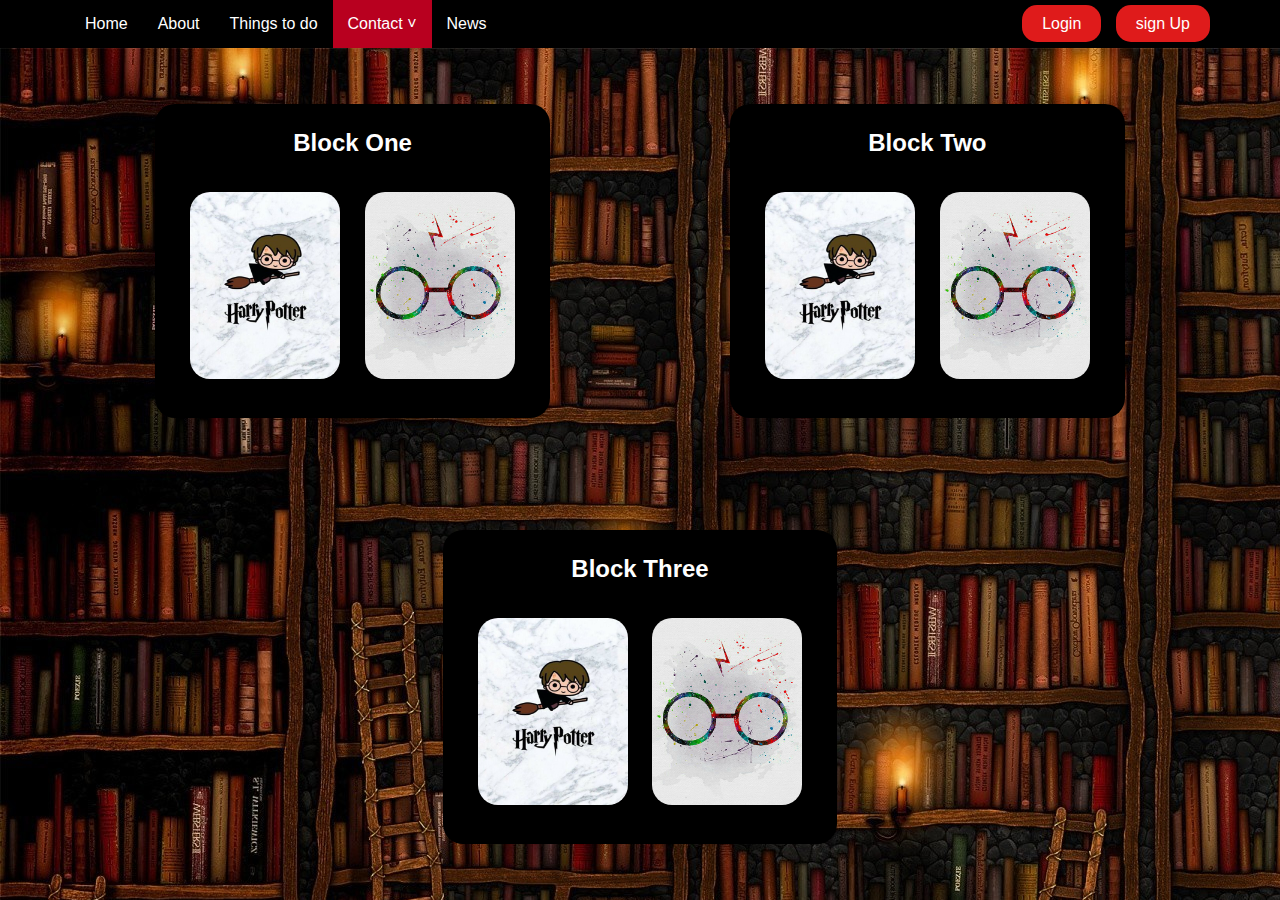
<file: index.html>
<!DOCTYPE html>
<html lang="en">
  <head>
    <meta charset="UTF-8" />
    <meta name="viewport" content="width=device-width, initial-scale=1.0" />
    <link rel="stylesheet" href="all.min.css" />
    <link rel="stylesheet" href="style.css" />
    <title>Document</title>
  </head>
  <body>
    <nav>
      <div class="container">
        <ul>
          <li><a href="index.html">Home</a></li>
          <li><a href="#">About</a></li>
          <li><a href="#">Things to do</a></li>
          <li class="drop-down">
            <a href="#" class="d">Contact ˅</a>
            <ul>
              <li><a href="#" class="d">link 1</a></li>
              <li><a href="#" class="d">link 2</a></li>
              <li><a href="#" class="d">link 3</a></li>
            </ul>
          </li>
          <li><a href="#">News</a></li>
        </ul>
        <div class="buttons">
          <a href="login.html" class="btn">Login</a>
          <a href="signup.html" class="btn">sign Up</a>
        </div>
      </div>
    </nav>

    <main>
      <article class="one">
        <h2>Block One</h2>
        <div class="content">
          <img src="1.jpg" alt="Harry" />
          <img src="2.jpg" alt="Harry" />
        </div>
      </article>
      <article class="two">
        <h2>Block Two</h2>
        <div class="content">
          <img src="1.jpg" alt="Harry" />
          <img src="2.jpg" alt="Harry" />
        </div>
      </article>
      <article class="three">
        <h2>Block Three</h2>
        <div class="content">
          <img src="1.jpg" alt="Harry" />
          <img src="2.jpg" alt="Harry" />
        </div>
      </article>
    </main>
  </body>
</html>
</file>
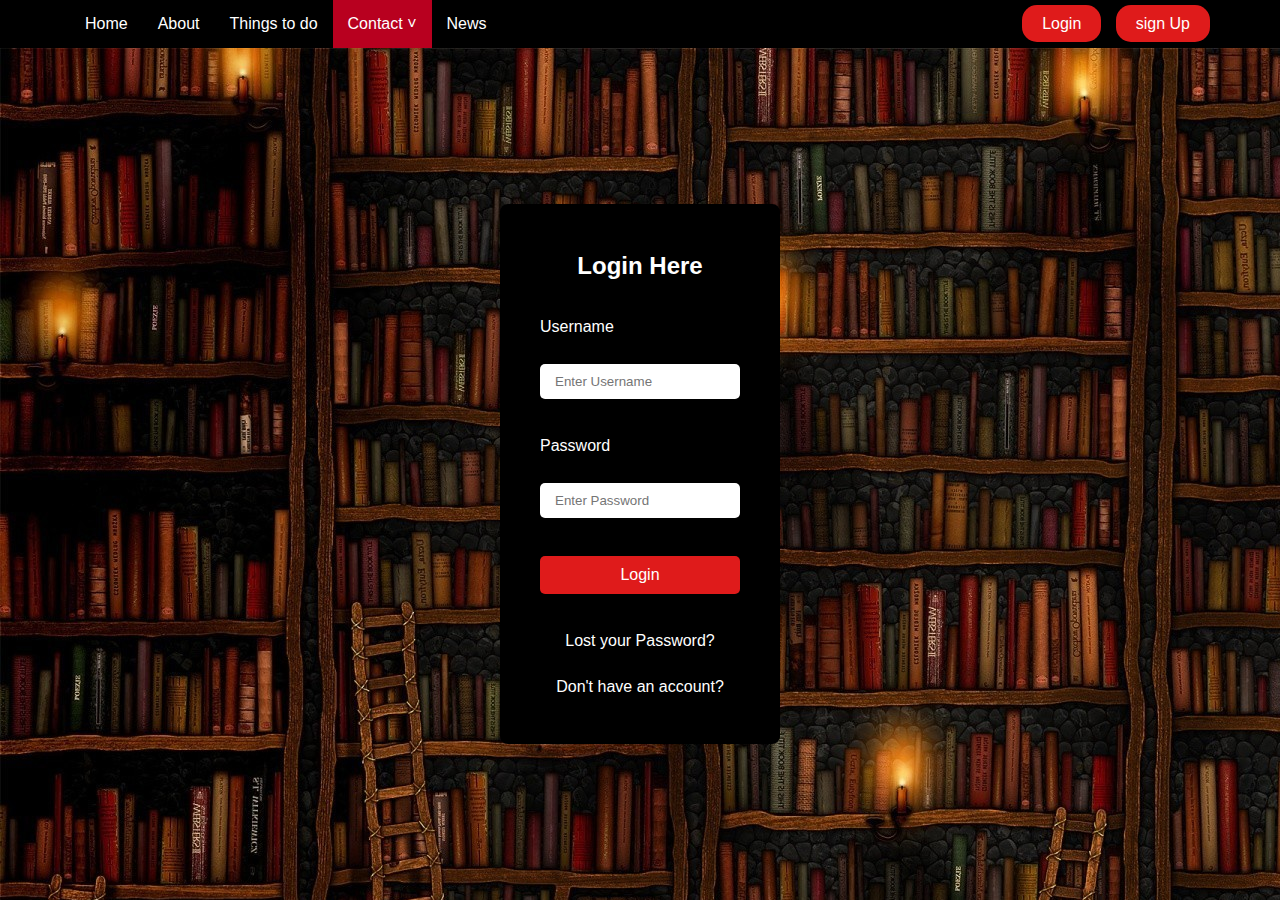
<file: login.html>
<!DOCTYPE html>
<html lang="en">
  <head>
    <meta charset="UTF-8" />
    <meta name="viewport" content="width=device-width, initial-scale=1.0" />
    <link rel="stylesheet" href="all.min.css" />
    <link rel="stylesheet" href="style.css" />
    <link rel="stylesheet" href="form.css" />
    <title>Log In</title>
  </head>
  <body>
    <nav>
      <div class="container">
        <ul>
          <li><a href="index.html">Home</a></li>
          <li><a href="#">About</a></li>
          <li><a href="#">Things to do</a></li>
          <li class="drop-down">
            <a href="#" class="d">Contact ˅</a>
            <ul>
              <li><a href="#" class="d">link 1</a></li>
              <li><a href="#" class="d">link 2</a></li>
              <li><a href="#" class="d">link 3</a></li>
            </ul>
          </li>
          <li><a href="#">News</a></li>
        </ul>
        <div class="buttons">
          <a href="login.html" class="btn">Login</a>
          <a href="signup.html" class="btn">sign Up</a>
        </div>
      </div>
    </nav>
    <main>
      <form>
        <h2>Login Here</h2>
        <label for="username">Username</label>
        <input type="text" name="username" placeholder="Enter Username" />

        <label for="password">Password</label>
        <input type="password" name="password" placeholder="Enter Password" />
        <a href="#" class="btn">Login</a>
        <a href="#">Lost your Password?</a>
        <a href="#">Don't have an account?</a>
      </form>
    </main>
  </body>
</html>
</file>
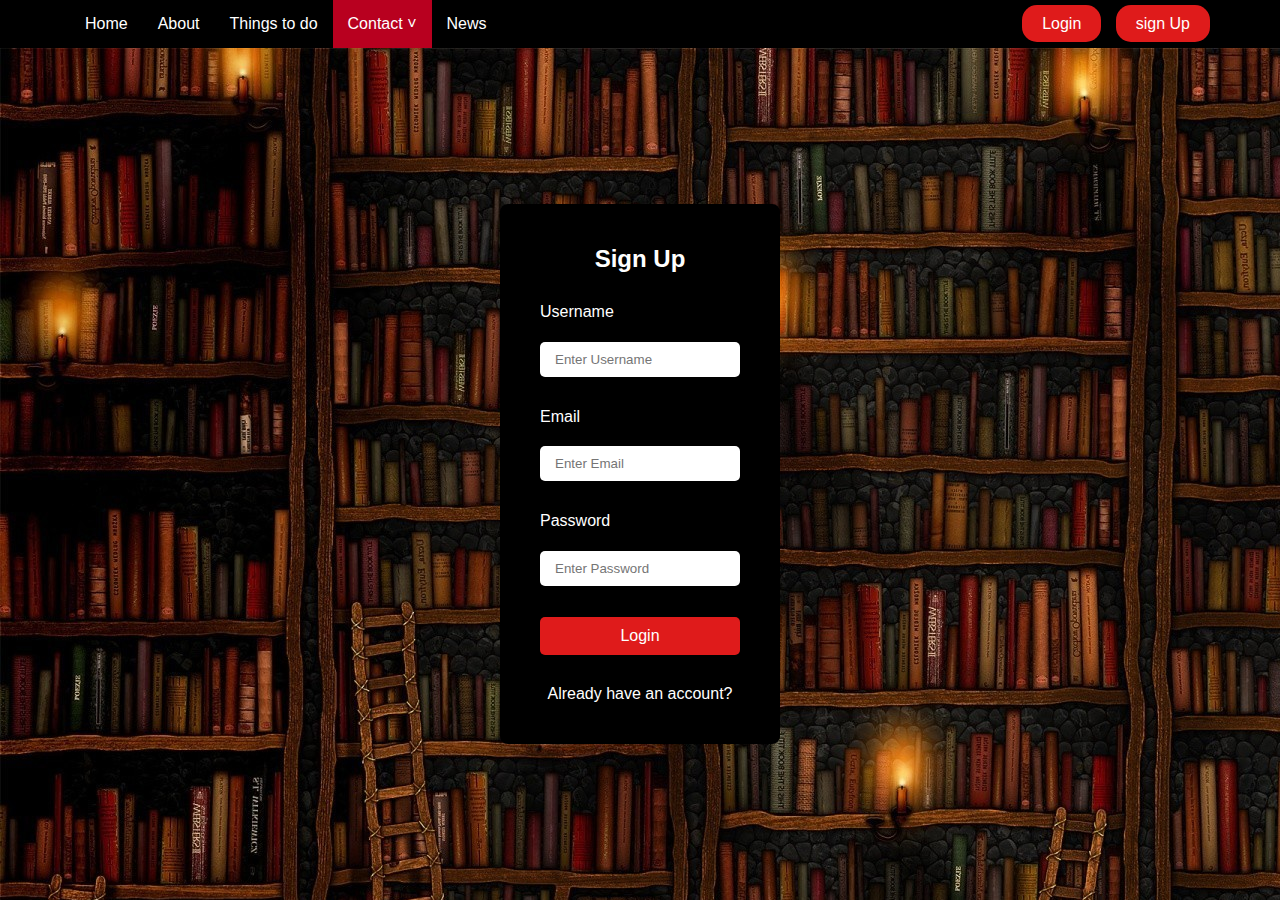
<file: signup.html>
<!DOCTYPE html>
<html lang="en">
  <head>
    <meta charset="UTF-8" />
    <meta name="viewport" content="width=device-width, initial-scale=1.0" />
    <link rel="stylesheet" href="all.min.css" />
    <link rel="stylesheet" href="style.css" />
    <link rel="stylesheet" href="form.css" />

    <title>Sign Up</title>
  </head>
  <body>
    <nav>
      <div class="container">
        <ul>
          <li><a href="index.html">Home</a></li>
          <li><a href="#">About</a></li>
          <li><a href="#">Things to do</a></li>
          <li class="drop-down">
            <a href="#" class="d">Contact ˅</a>
            <ul>
              <li><a href="#" class="d">link 1</a></li>
              <li><a href="#" class="d">link 2</a></li>
              <li><a href="#" class="d">link 3</a></li>
            </ul>
          </li>
          <li><a href="#">News</a></li>
        </ul>
        <div class="buttons">
          <a href="login.html" class="btn">Login</a>
          <a href="signup.html" class="btn">sign Up</a>
        </div>
      </div>
    </nav>
    <main>
      <form>
        <h2>Sign Up</h2>
        <label for="username">Username</label>
        <input type="text" name="username" placeholder="Enter Username" />

        <label for="email">Email</label>
        <input type="email" name="email" placeholder="Enter Email" />

        <label for="password">Password</label>
        <input type="password" name="password" placeholder="Enter Password" />
        <a href="#" class="btn">Login</a>
        <a href="#">Already have an account?</a>
      </form>
    </main>
  </body>
</html>
</file>
<file: style.css>
:root {
  --lovely-red-color: #df1b1b;
  --lovely-maroon-color: #b8001f;
}
* {
  margin: 0;
  padding: 0;
  box-sizing: border-box;
}
body {
  font-family: "Work Sans", sans-serif;
}
.container {
  padding-left: 15px;
  padding-right: 15px;
  margin-left: auto;
  margin-right: auto;
}
@media (max-width: 768px) {
  .container {
    padding: 10px;
    width: fit-content;
  }

  ul,
  li {
    width: 0;
    display: none;
  }
}
@media (min-width: 769px) {
  .container {
    max-width: 850px;
  }
  nav > .container > ul > li:hover:not(.drop-down) {
    background-color: var(--lovely-red-color);
    padding: 0 40px;
    transition-duration: 1.5s;
  }
  nav > .container > ul > .drop-down {
    background-color: var(--lovely-maroon-color);
    position: relative;
  }
  nav > .container > ul > .drop-down:hover {
    padding: 0 40px;
    transition-duration: 1.5s;
  }
  nav > .container > ul > .drop-down:hover > ul {
    display: block;
  }
  nav > .container > ul > .drop-down > ul {
    display: none;
    position: absolute;
    left: 0px;
    background-color: var(--lovely-red-color);
    list-style: none;
  }
  nav > .container > ul > .drop-down > ul > li {
    padding: 10px;
    width: 150px;
  }
  nav > .container > ul > .drop-down > ul > li > a {
    padding: 10px;
    color: white;
    text-decoration: none;
  }
  nav > .container > ul > .drop-down > ul > li:hover {
    background-color: var(--lovely-maroon-color);
  }
}
@media (min-width: 1200px) {
  .container {
    max-width: 1170px;
  }
}
nav {
  background-color: black;
}
nav > .container {
  display: flex;
  justify-content: space-between;
  align-items: center;
}
nav > .container > ul {
  display: flex;
  justify-content: flex-start;
  list-style-type: none;
  color: white;
  flex-grow: 1;
}
nav > .container > ul > li > a {
  display: inline-block;
  text-decoration: none;
  color: white;
  padding: 15px;
}

/* nav > .container > ul > li:hover:not(.drop-down) {
  background-color: var(--lovely-red-color);
  padding: 0 60px;
  transition-duration: 1.5s;
}
nav > .container > ul > .drop-down {
  background-color: var(--lovely-maroon-color);
  position: relative;
}
nav > .container > ul > .drop-down:hover {
  padding: 0 60px;
  transition-duration: 1.5s;
}
nav > .container > ul > .drop-down:hover > ul {
  display: block;
}
nav > .container > ul > .drop-down > ul {
  display: none;
  position: absolute;
  left: 0px;
  background-color: var(--lovely-red-color);
  list-style: none;
}
nav > .container > ul > .drop-down > ul > li {
  padding: 10px;
  width: 150px;
}
nav > .container > ul > .drop-down > ul > li > a {
  padding: 10px;
  color: white;
  text-decoration: none;
}
nav > .container > ul > .drop-down > ul > li:hover {
  background-color: var(--lovely-maroon-color);
} */

nav > .container > .buttons > .btn {
  background-color: var(--lovely-red-color);
  color: white;
  padding: 10px 20px;
  border-radius: 15px;
  margin-left: 10px;
  text-decoration: none;
}

nav > .container > .buttons > .btn:hover {
  background-color: var(--lovely-maroon-color);
}
main {
  width: 100%;
  min-height: calc(100vh - 48px);
  display: flex;
  justify-content: space-evenly;
  align-items: center;
  flex-wrap: wrap;
  background-image: url(39587114-library-wallpapers.jpg);
}
main > article {
  text-align: center;
  background-color: black;
  display: flex;
  flex-direction: column;
  align-items: center;
  max-width: fit-content;
  padding: 25px;
  margin: 25px;
  border-radius: 20px;
}
main > article > h2 {
  color: white;
  background-color: black;
  text-align: center;
  margin-bottom: 25px;
  border-radius: 20px;
}
img {
  max-width: 150px;
  border-radius: 20px;
  margin: 10px;
}
</file>
<file: form.css>
:root {
  --lovely-red-color: #df1b1b;
  --lovely-maroon-color: #b8001f;
}
* {
  margin: 0;
  padding: 0;
  box-sizing: border-box;
}
body {
  font-family: "Work Sans", sans-serif;
}
form {
  background-color: black; /* Dark background */
  display: flex;
  flex-direction: column;
  justify-content: space-evenly;
  align-items: center;
  padding: 20px 40px;
  min-height: 60vh;
  border-radius: 8px;
}
h2 {
  color: white;
}
form > label {
  margin-top: 10px;
  align-self: flex-start;
  color: white;
}
form > input {
  width: 200px;
  padding: 10px 15px;
  border: 50px;
  border-radius: 5px;
}
form > .btn {
  background-color: var(--lovely-red-color);
  color: white;
  margin: 10px;
  padding: 10px 20px;
  width: 100%;
  border-radius: 5px;
  text-decoration: none;
  text-align: center;
}
form > .btn:hover {
  background-color: var(--lovely-maroon-color);
}
form > a {
  color: white;
  width: 100%;
  text-decoration: none;
  text-align: center;
}
form > a:hover {
  color: var(--lovely-red-color);
}
</file>
